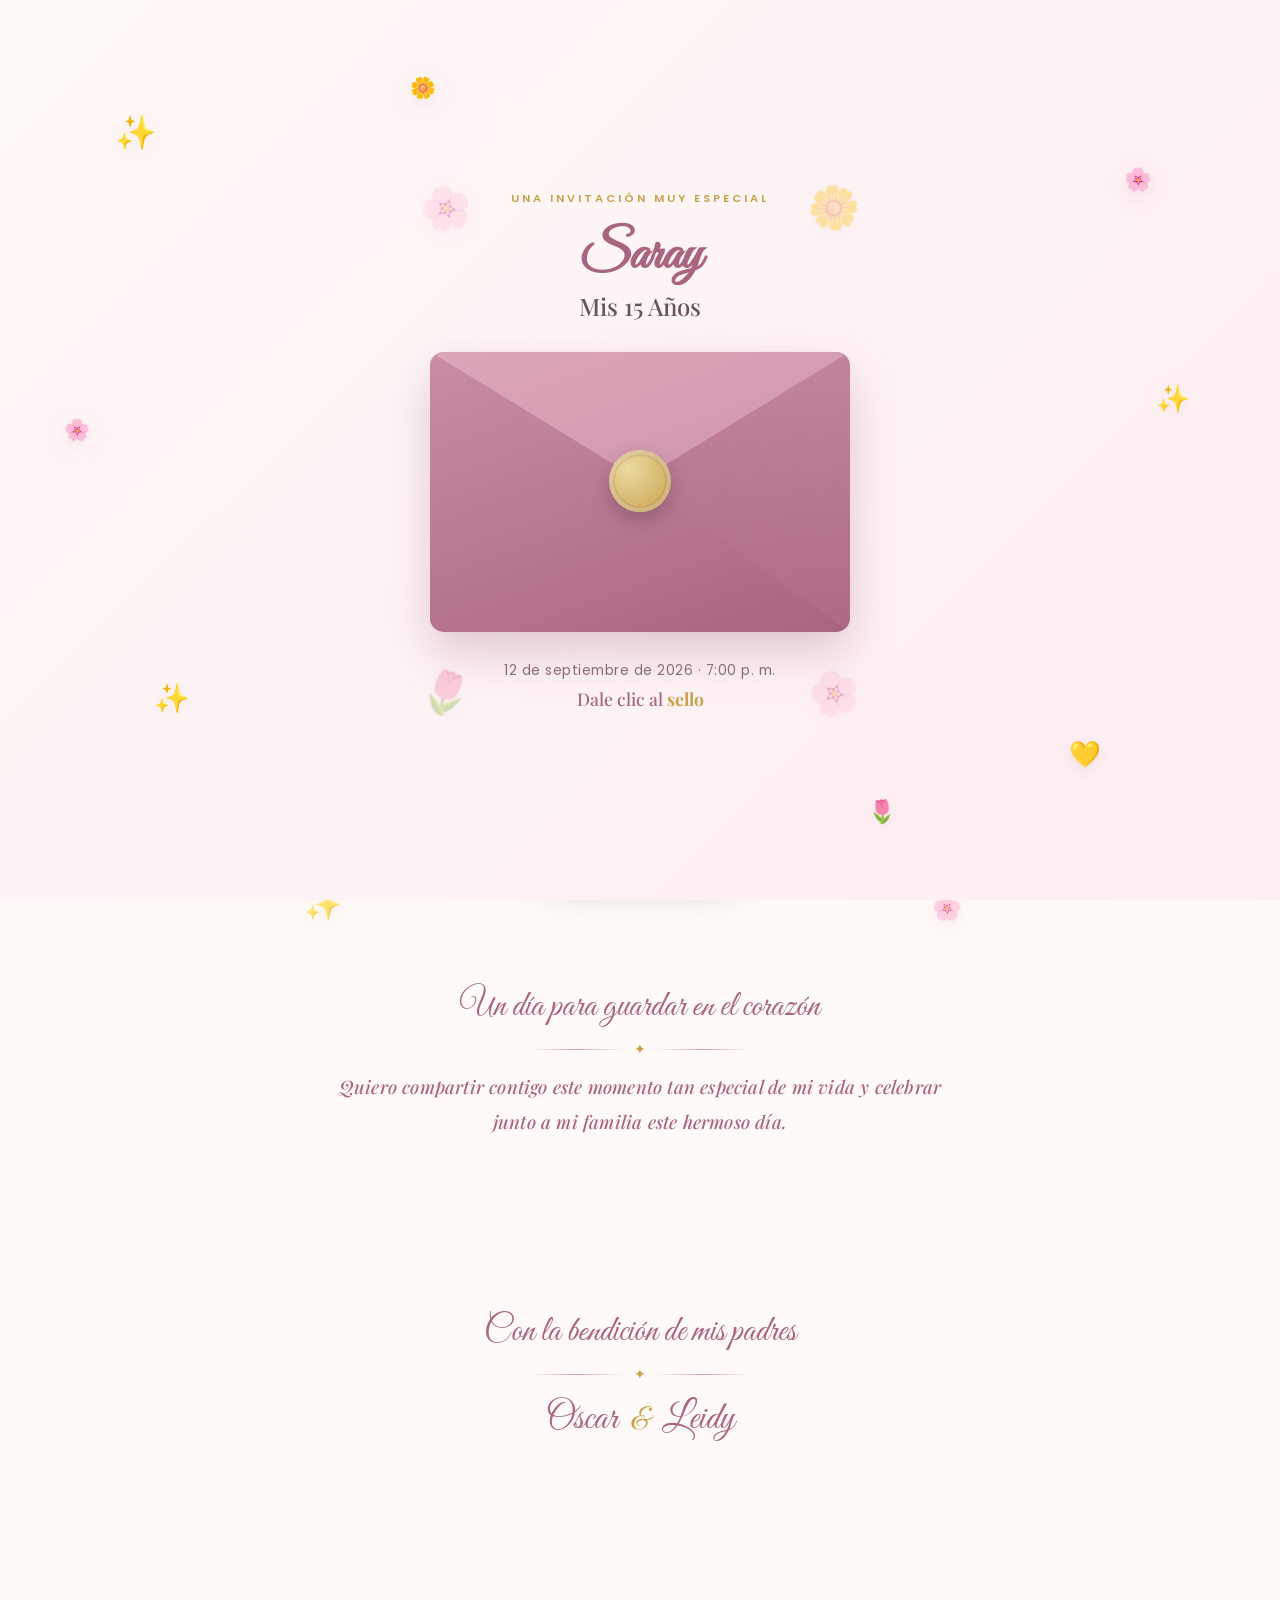
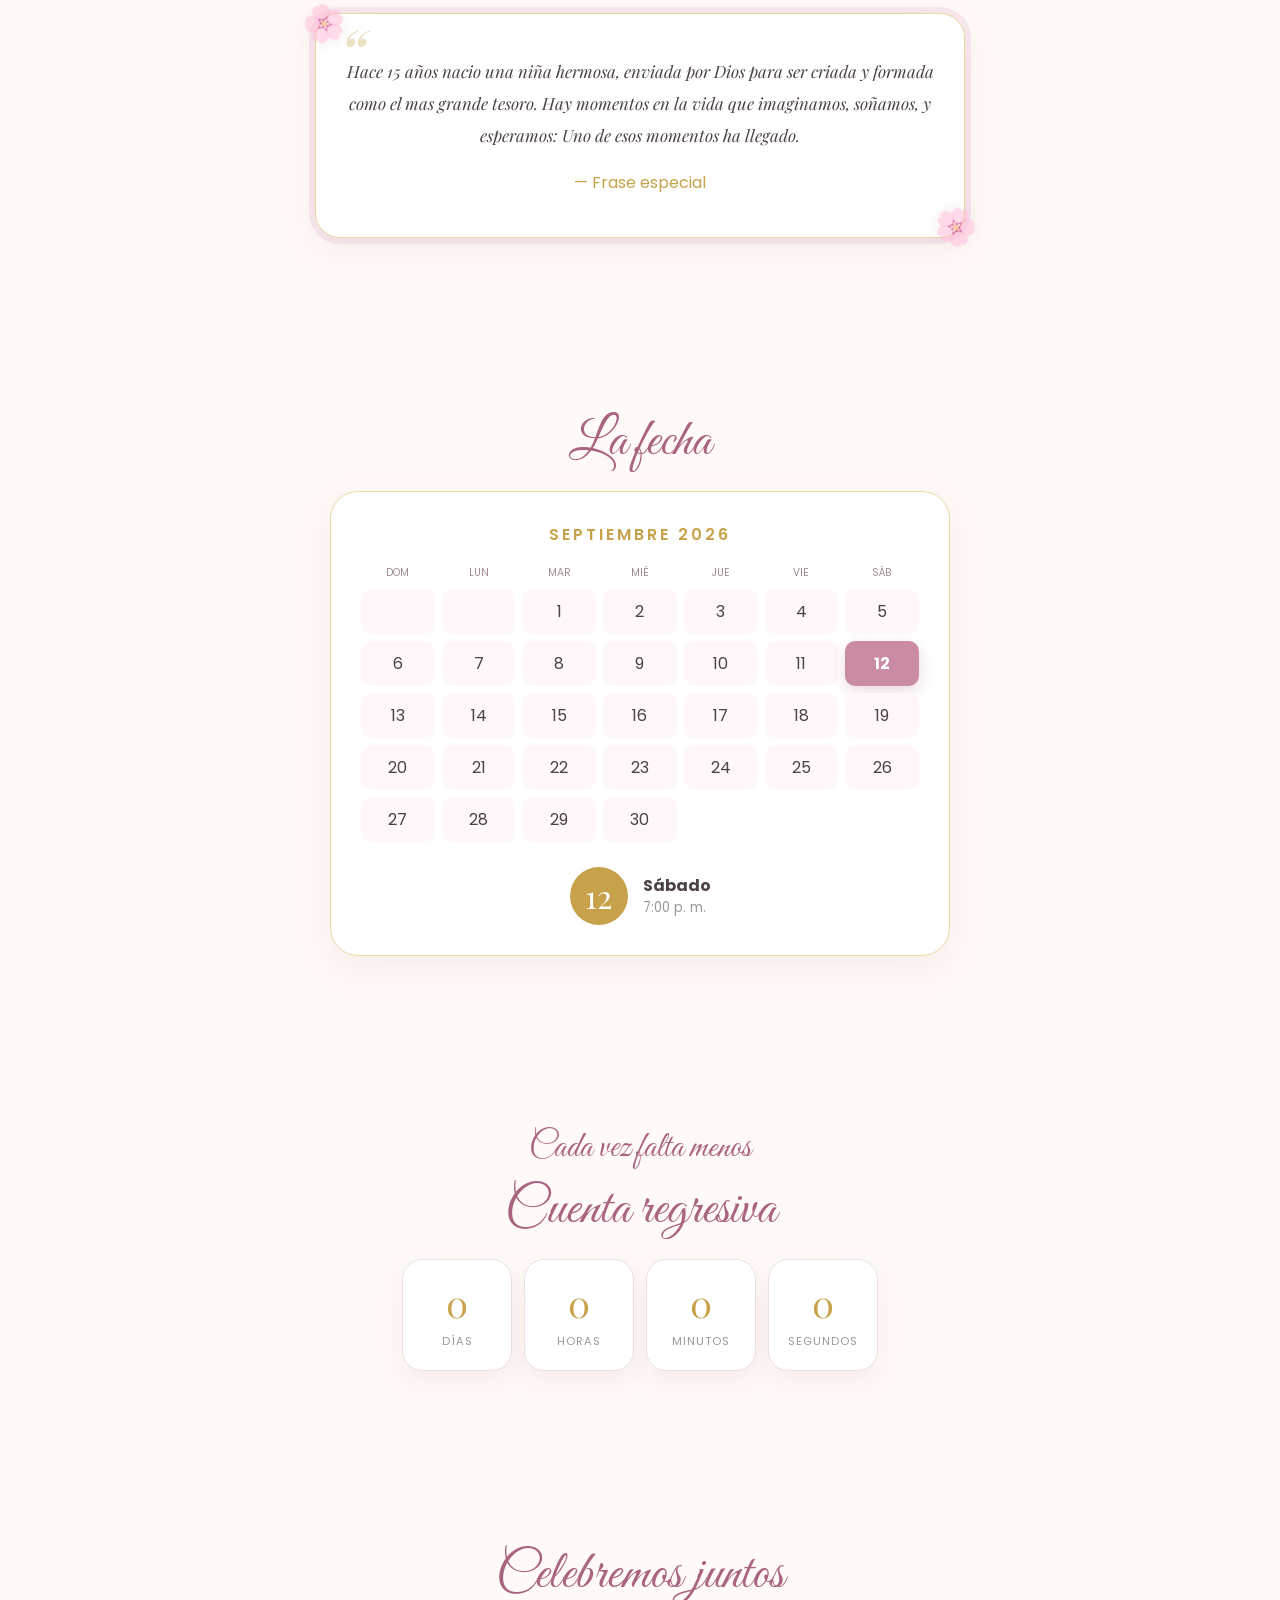
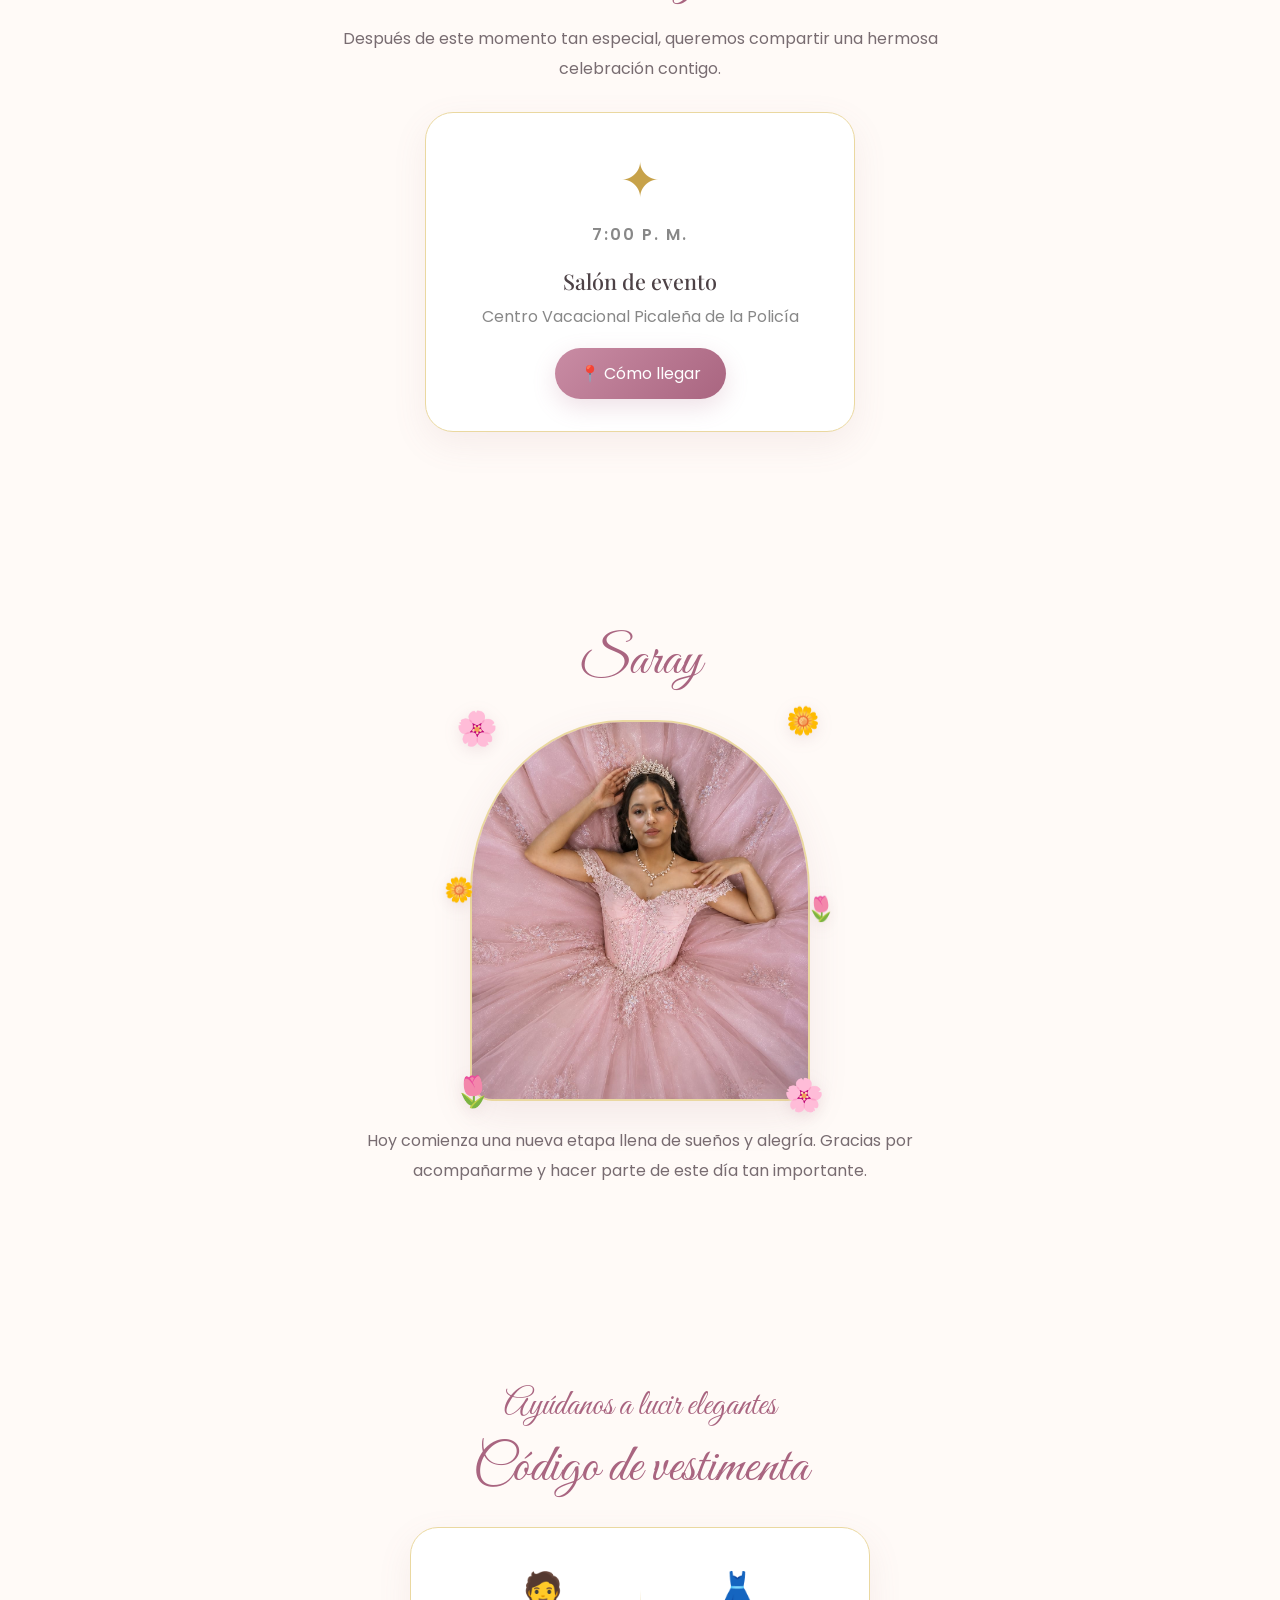
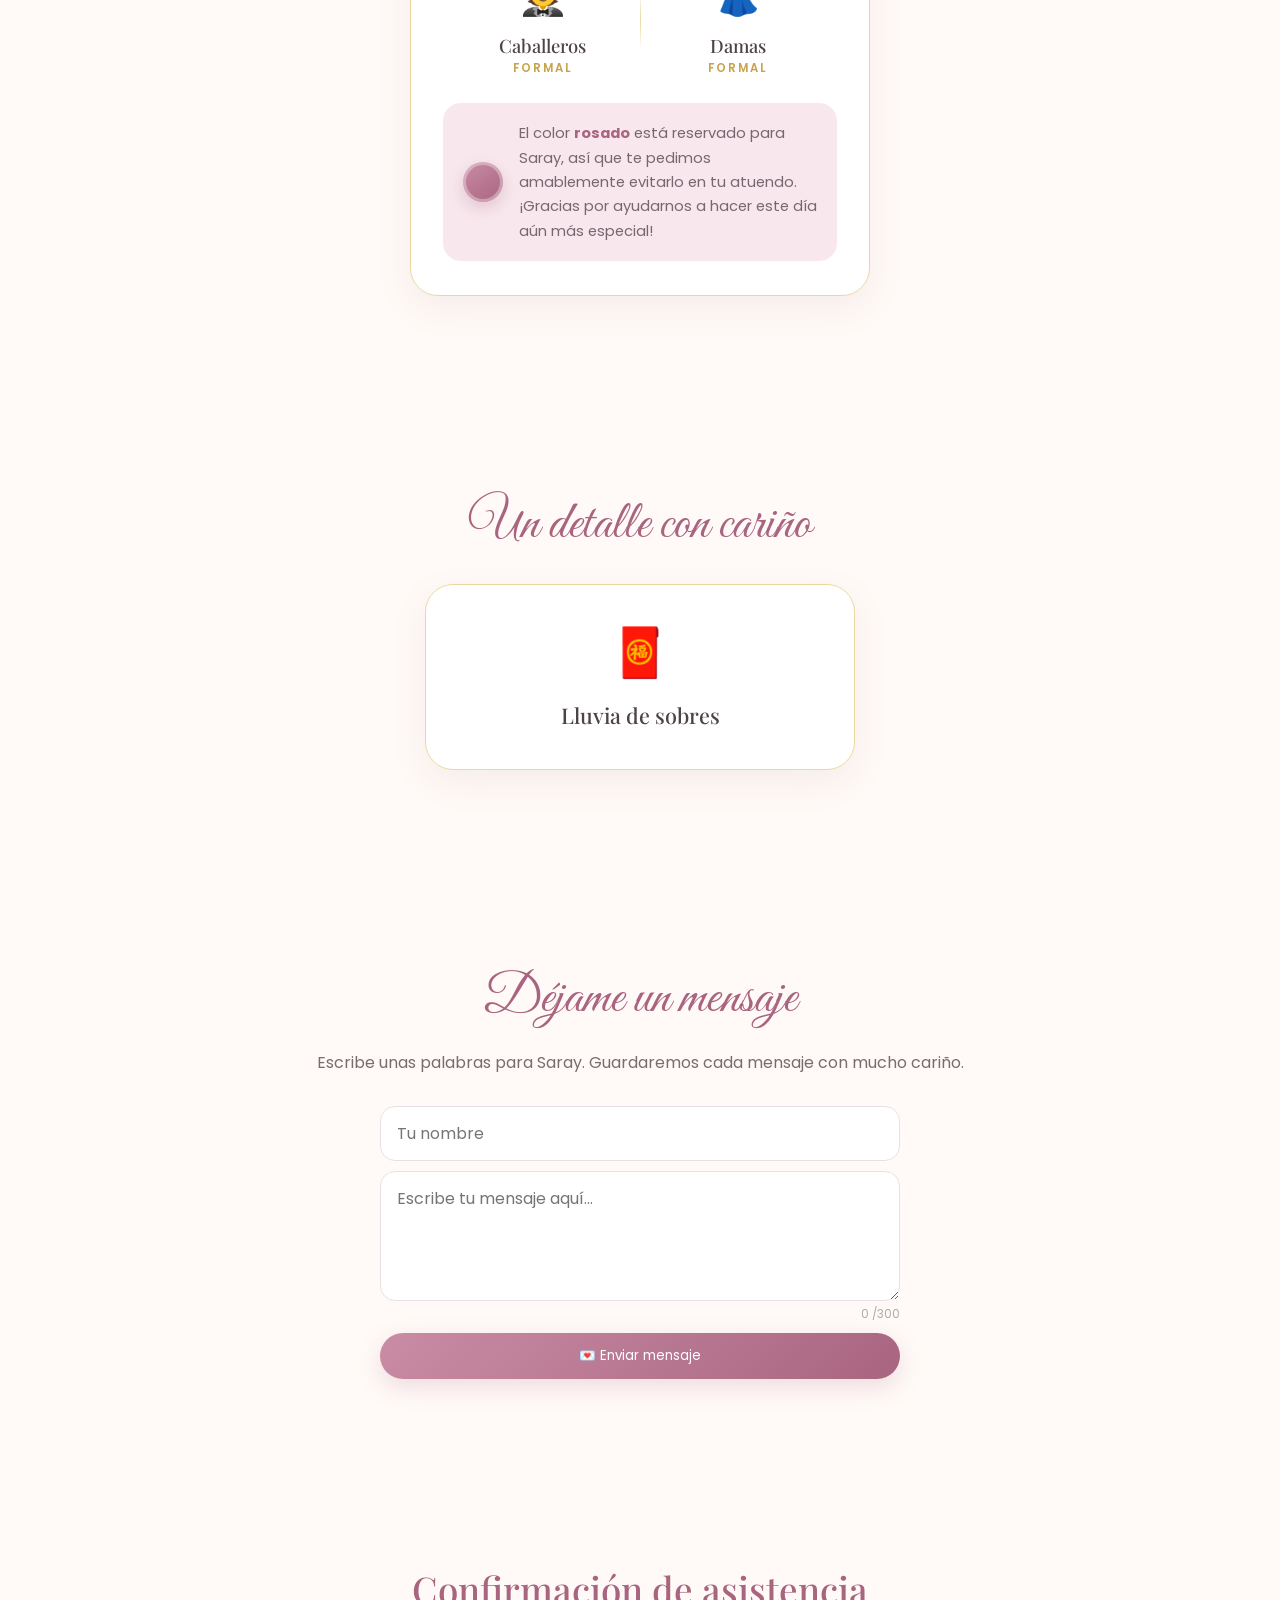
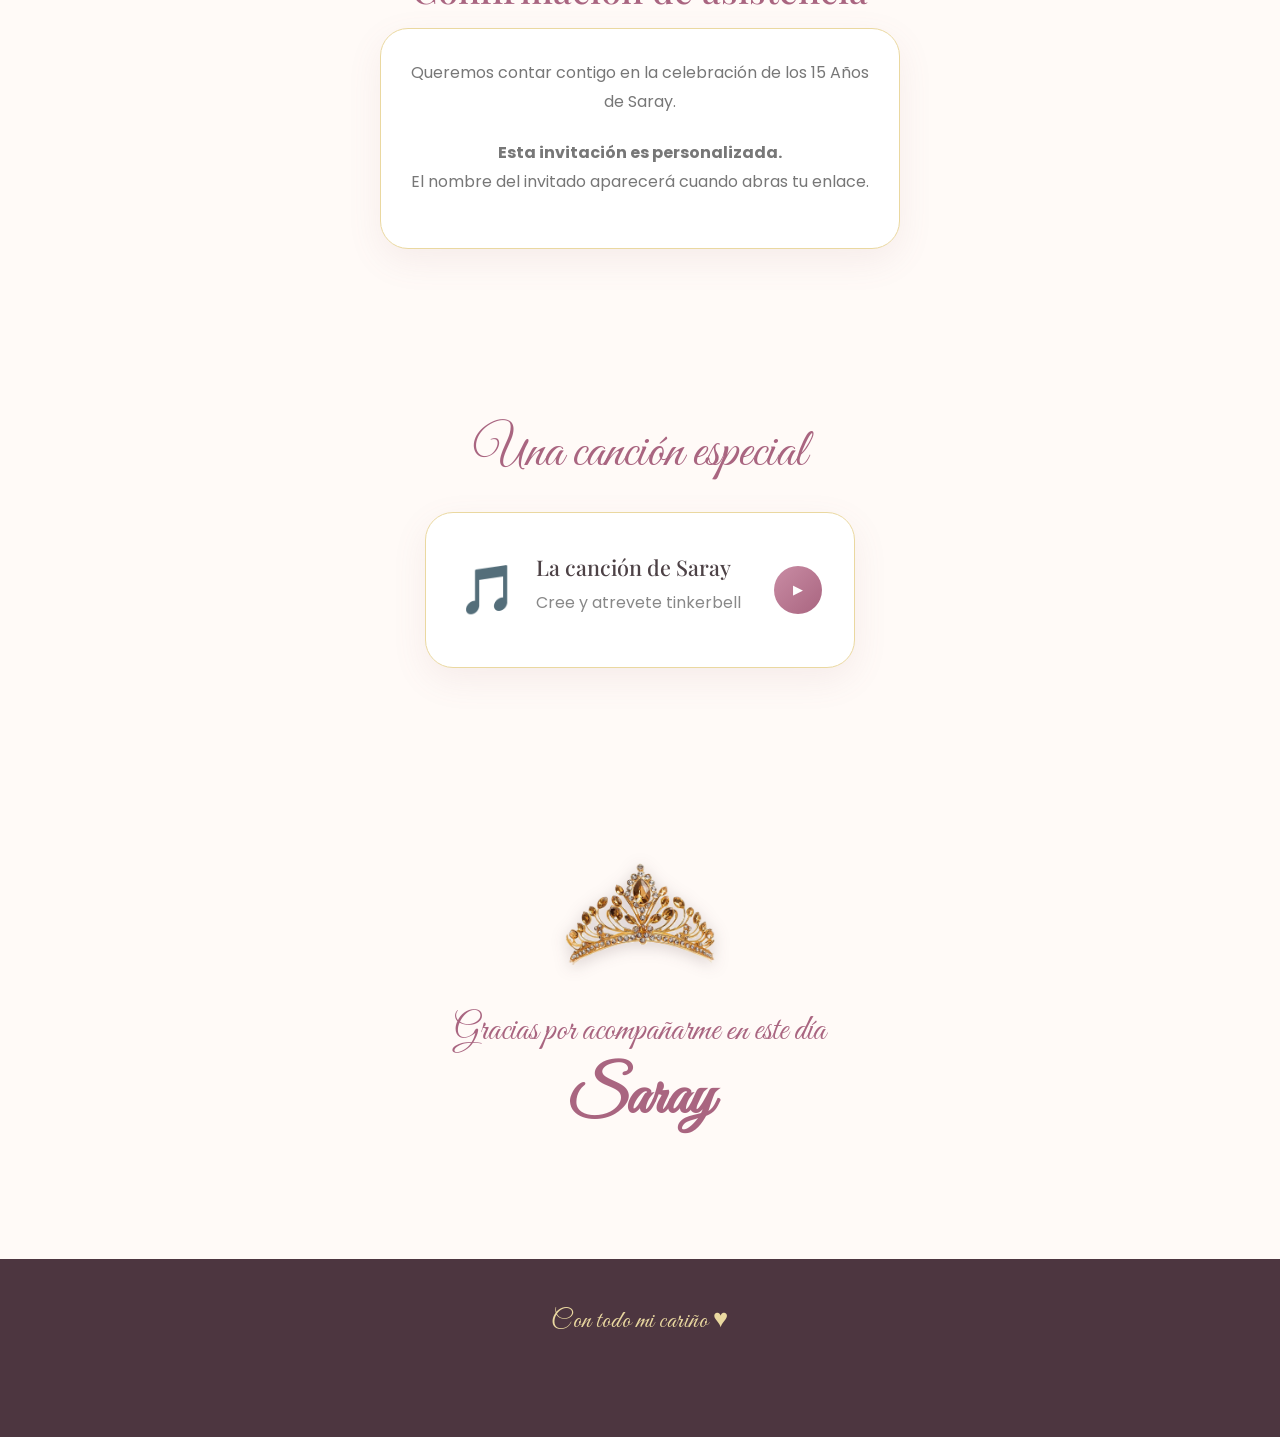
<file: index.html>
<!doctype html>
<html lang="es">
  <head>
    <meta charset="UTF-8" />
    <meta name="viewport" content="width=device-width, initial-scale=1.0" />

    <title>Saray Martínez Suárez | Mis 15 Años</title>

    <link rel="stylesheet" href="style.css" />

    <link rel="preconnect" href="https://fonts.googleapis.com" />
    <link rel="preconnect" href="https://fonts.gstatic.com" crossorigin />

    <link
      href="https://fonts.googleapis.com/css2?family=Great+Vibes&family=Playfair+Display:wght@400;500;600&family=Poppins:wght@300;400;500;600&display=swap"
      rel="stylesheet"
    />
  </head>

  <body>
    <!-- =====================================================
     SOBRE DE BIENVENIDA
===================================================== -->

    <div id="envelope">
      <span class="envelope-decor deco-1">✨</span>
      <span class="envelope-decor deco-2">🌸</span>
      <span class="envelope-decor deco-3">✨</span>
      <span class="envelope-decor deco-4">💛</span>
      <span class="envelope-decor deco-5">🌸</span>
      <span class="envelope-decor deco-6">✨</span>
      <span class="envelope-decor deco-7">🌼</span>
      <span class="envelope-decor deco-8">🌷</span>

      <div class="envelope-scene">
        <span class="envelope-corner corner-tl">🌸</span>
        <span class="envelope-corner corner-tr">🌼</span>
        <span class="envelope-corner corner-bl">🌷</span>
        <span class="envelope-corner corner-br">🌸</span>

        <p class="eyebrow">Una invitación muy especial</p>

        <h1>Saray</h1>

        <h2>Mis 15 Años</h2>

        <button
          id="openInvitation"
          class="envelope-visual"
          aria-label="Abrir invitación"
        >
          <span class="envelope-flap-shape"></span>
          <span class="envelope-fold-left"></span>
          <span class="envelope-fold-right"></span>
          <span class="envelope-seal"></span>
        </button>

        <p class="envelope-date">12 de septiembre de 2026 · 7:00 p. m.</p>

        <p class="envelope-hint">Dale clic al <strong>sello</strong></p>
      </div>
    </div>

    <!-- =====================================================
     PORTADA
===================================================== -->

    <header class="hero">
      <div class="hero-overlay"></div>

      <span class="hero-decor hdeco-1">✨</span>
      <span class="hero-decor hdeco-2">🌸</span>
      <span class="hero-decor hdeco-3">💛</span>
      <span class="hero-decor hdeco-4">🌸</span>
      <span class="hero-decor hdeco-5">✨</span>

      <div class="hero-content">
        <span class="hero-corner hcorner-tl">🌸</span>
        <span class="hero-corner hcorner-tr">🌼</span>
        <span class="hero-corner hcorner-bl">🌼</span>
        <span class="hero-corner hcorner-br">🌸</span>

        <div class="hero-cross">
          <img src="multimedia/corona.png" alt="Corona" />
        </div>

        <p class="eyebrow light">Con mucha alegría</p>

        <h1>Saray</h1>

        <div class="ornament">
          <span></span>
          <em>✦</em>
          <span></span>
        </div>

        <h2>Mis 15 Años</h2>

        <p class="hero-date">12 de septiembre · 7:00 p. m.</p>

        <a href="#fecha" class="btn"> Ver invitación </a>
      </div>
    </header>

    <main>
      <!-- =====================================================
     INTRODUCCIÓN
===================================================== -->

      <section class="intro reveal">
        <span class="intro-decor ideco-1">✨</span>
        <span class="intro-decor ideco-2">🌸</span>

        <p class="script">Un día para guardar en el corazón</p>

        <div class="ornament">
          <span></span>
          <em>✦</em>
          <span></span>
        </div>

        <p class="intro-special-text">
          Quiero compartir contigo este momento tan especial de mi vida y
          celebrar junto a mi familia este hermoso día.
        </p>
      </section>

      <!-- =====================================================
     PADRES
===================================================== -->

      <section class="parents reveal">
        <p class="script">Con la bendición de mis padres</p>

        <div class="ornament">
          <span></span>
          <em>✦</em>
          <span></span>
        </div>

        <p class="parents-names">Oscar <span class="amp">&amp;</span> Leidy</p>
      </section>

      <!-- =====================================================
     FRASE
===================================================== -->

      <section class="quote-section reveal">
        <div class="quote-card">
          <span class="quote-corner qcorner-tl">🌸</span>
          <span class="quote-corner qcorner-br">🌸</span>

          <span class="quote-mark"> “ </span>

          <p id="verseText">
            Hace 15 años nacio una niña hermosa, enviada por Dios para ser
            criada y formada como el mas grande tesoro. Hay momentos en la vida
            que imaginamos, soñamos, y esperamos: Uno de esos momentos ha
            llegado.
          </p>

          <span class="signature"> — Frase especial </span>
        </div>
      </section>

      <!-- =====================================================
     FECHA
===================================================== -->

      <section id="fecha" class="reveal">
        <h2 class="section-title">La fecha</h2>

        <div class="calendar-card">
          <p class="month">SEPTIEMBRE 2026</p>

          <div class="weekdays">
            <span>DOM</span>
            <span>LUN</span>
            <span>MAR</span>
            <span>MIÉ</span>
            <span>JUE</span>
            <span>VIE</span>
            <span>SÁB</span>
          </div>

          <div class="calendar">
            <span></span>
            <span></span>

            <span>1</span>
            <span>2</span>
            <span>3</span>
            <span>4</span>
            <span>5</span>

            <span>6</span>
            <span>7</span>
            <span>8</span>
            <span>9</span>
            <span>10</span>
            <span>11</span>

            <strong> 12 </strong>

            <span>13</span>
            <span>14</span>
            <span>15</span>
            <span>16</span>
            <span>17</span>
            <span>18</span>
            <span>19</span>

            <span>20</span>
            <span>21</span>
            <span>22</span>
            <span>23</span>
            <span>24</span>
            <span>25</span>
            <span>26</span>

            <span>27</span>
            <span>28</span>
            <span>29</span>
            <span>30</span>
          </div>

          <div class="event-date">
            <span> 12 </span>

            <div>
              <strong> Sábado </strong>

              <small> 7:00 p. m. </small>
            </div>
          </div>
        </div>
      </section>

      <!-- =====================================================
     CUENTA REGRESIVA
===================================================== -->

      <section class="countdown-section reveal">
        <p class="script">Cada vez falta menos</p>

        <h2 class="section-title">Cuenta regresiva</h2>

        <div class="countdown">
          <div class="time-box">
            <strong id="days"> 0 </strong>

            <span> Días </span>
          </div>

          <div class="time-box">
            <strong id="hours"> 0 </strong>

            <span> Horas </span>
          </div>

          <div class="time-box">
            <strong id="minutes"> 0 </strong>

            <span> Minutos </span>
          </div>

          <div class="time-box">
            <strong id="seconds"> 0 </strong>

            <span> Segundos </span>
          </div>
        </div>
      </section>

      <!-- =====================================================
     EVENTO
===================================================== -->

      <section id="evento" class="reveal">
        <h2 class="section-title">Celebremos juntos</h2>

        <p class="section-text">
          Después de este momento tan especial, queremos compartir una hermosa
          celebración contigo.
        </p>

        <div class="event-card">
          <div class="event-icon">✦</div>

          <p class="event-time">7:00 P. M.</p>

          <h3>Salón de evento</h3>

          <p>Centro Vacacional Picaleña de la Policía</p>

          <a
            class="map-btn"
            href="https://maps.app.goo.gl/5Yh1WWgM9jHkCyzw5"
            target="_blank"
            rel="noopener noreferrer"
          >
            📍 Cómo llegar
          </a>
        </div>
      </section>

      <!-- =====================================================
     SARAY
===================================================== -->

      <section id="saray" class="reveal">
        <h2 class="section-title">Saray</h2>

        <div class="portrait-wrap">
          <span class="portrait-flower pf-1">🌸</span>
          <span class="portrait-flower pf-2">🌼</span>
          <span class="portrait-flower pf-3">🌷</span>
          <span class="portrait-flower pf-4">🌸</span>
          <span class="portrait-flower pf-5">🌼</span>
          <span class="portrait-flower pf-6">🌷</span>

          <div class="portrait">
            <img src="multimedia/foto.jpg" alt="Saray Martínez Suárez" />
          </div>
        </div>

        <p class="section-text">
          Hoy comienza una nueva etapa llena de sueños y alegría. Gracias por
          acompañarme y hacer parte de este día tan importante.
        </p>
      </section>

      <!-- =====================================================
     VESTIMENTA
===================================================== -->

      <section id="vestimenta" class="reveal">
        <p class="script">Ayúdanos a lucir elegantes</p>

        <h2 class="section-title">Código de vestimenta</h2>

        <div class="dress-card">
          <div class="dress-types">
            <div class="dress-type">
              <div class="dress-icon">🤵</div>
              <h3>Caballeros</h3>
              <p>Formal</p>
            </div>

            <span class="dress-divider"></span>

            <div class="dress-type">
              <div class="dress-icon">👗</div>
              <h3>Damas</h3>
              <p>Formal</p>
            </div>
          </div>

          <div class="dress-note">
            <span class="dress-swatch"></span>

            <p>
              El color <strong>rosado</strong> está reservado para Saray, así
              que te pedimos amablemente evitarlo en tu atuendo. ¡Gracias por
              ayudarnos a hacer este día aún más especial!
            </p>
          </div>
        </div>
      </section>

      <!-- =====================================================
     REGALO
===================================================== -->

      <section class="reveal">
        <h2 class="section-title">Un detalle con cariño</h2>

        <div class="gift-card">
          <div class="gift-icon">🧧</div>

          <h3>Lluvia de sobres</h3>
        </div>
      </section>

      <!-- =====================================================
     MENSAJES
===================================================== -->

      <section id="mensajes" class="reveal">
        <h2 class="section-title">Déjame un mensaje</h2>

        <p class="section-text">
          Escribe unas palabras para Saray. Guardaremos cada mensaje con mucho
          cariño.
        </p>

        <div class="message-form">
          <input
            id="muro-nombre"
            type="text"
            maxlength="50"
            placeholder="Tu nombre"
          />

          <textarea
            id="muro-mensaje"
            maxlength="300"
            rows="4"
            placeholder="Escribe tu mensaje aquí..."
          ></textarea>

          <div class="counter">
            <span id="muro-chars"> 0 </span>

            /300
          </div>

          <button onclick="enviarMensaje()">💌 Enviar mensaje</button>
        </div>

        <div id="messageStatus" class="status"></div>
      </section>

      <!-- =====================================================
     CONFIRMACIÓN
===================================================== -->

      <section id="confirmacion" class="confirm-section reveal"></section>

      <!-- =====================================================
     MÚSICA
===================================================== -->

      <section id="cancion" class="reveal">
        <h2 class="section-title">Una canción especial</h2>

        <div class="music-card">
          <div class="music-icon">🎵</div>

          <div>
            <h3>La canción de Saray</h3>

            <p>Cree y atrevete tinkerbell</p>
          </div>

          <button id="btnPlay" class="play-btn" disabled>▶</button>
        </div>
      </section>

      <!-- =====================================================
     CIERRE
===================================================== -->

      <section class="final-message reveal">
        <div class="cross">
          <img src="multimedia/corona.png" alt="Corona" />
        </div>

        <p class="script">Gracias por acompañarme en este día</p>

        <h2>Saray</h2>
      </section>
    </main>

    <!-- =====================================================
     FOOTER
===================================================== -->

    <footer>
      <p class="footer-signature">Con todo mi cariño ♥</p>
    </footer>

    <!-- =====================================================
     MENÚ INFERIOR
===================================================== -->

    <nav class="bottom-nav">
      <a href="#fecha">
        <span>📅</span>
        <small>Fecha</small>
      </a>

      <a href="#evento">
        <span>🎉</span>
        <small>Evento</small>
      </a>

      <a href="#confirmacion">
        <span>✅</span>
        <small>Confirmar</small>
      </a>
    </nav>

    <audio
      id="audio"
      src="multimedia/TinkerBell Cree y Atrevete.mp3"
      loop
    ></audio>

    <script src="script.js"></script>
  </body>
</html>
</file>
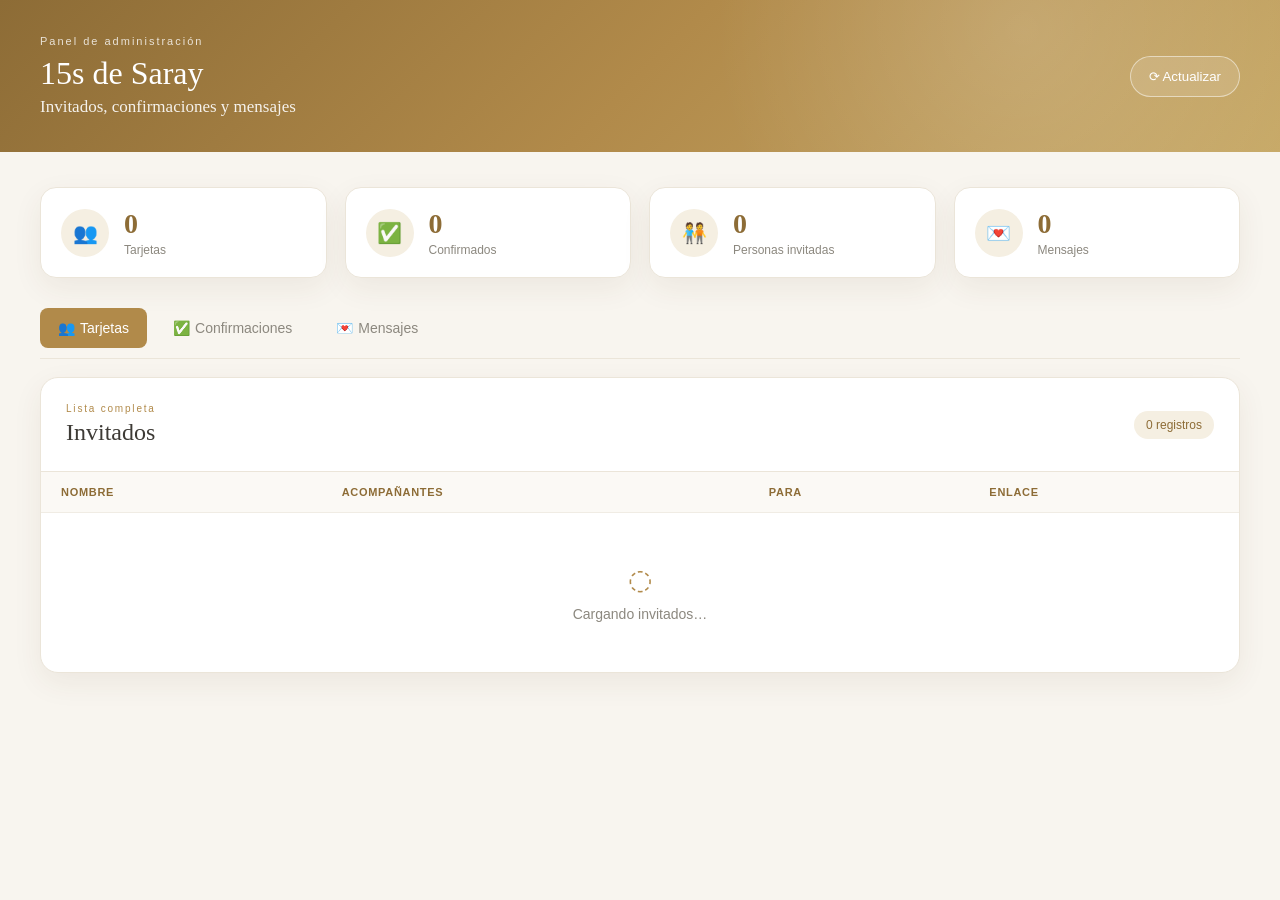
<file: admin.html>
<!doctype html>
<html lang="es">
  <head>
    <meta charset="UTF-8" />
    <meta name="viewport" content="width=device-width, initial-scale=1.0" />

    <title>Panel de administración | 15s de Saray</title>

    <link rel="stylesheet" href="admin.css" />
  </head>

  <body>
    <!-- =====================================================
     ENCABEZADO
===================================================== -->

    <header class="admin-header">
      <div class="header-content">
        <div>
          <span class="eyebrow">Panel de administración</span>
          <h1>15s de Saray</h1>
          <p>Invitados, confirmaciones y mensajes</p>
        </div>

        <button id="refreshButton" class="refresh-btn">⟳ Actualizar</button>
      </div>
    </header>

    <main class="container">
      <!-- =====================================================
     ESTADÍSTICAS
===================================================== -->

      <section class="stats-grid">
        <div class="stat-card">
          <div class="stat-icon">👥</div>

          <div>
            <span id="totalInvitados" class="stat-number">0</span>
            <span class="stat-label">Tarjetas</span>
          </div>
        </div>

        <div class="stat-card">
          <div class="stat-icon">✅</div>

          <div>
            <span id="totalConfirmados" class="stat-number">0</span>
            <span class="stat-label">Confirmados</span>
          </div>
        </div>

        <div class="stat-card">
          <div class="stat-icon">🧑‍🤝‍🧑</div>

          <div>
            <span id="totalPersonas" class="stat-number">0</span>
            <span class="stat-label">Personas invitadas</span>
          </div>
        </div>

        <div class="stat-card">
          <div class="stat-icon">💌</div>

          <div>
            <span id="totalMensajes" class="stat-number">0</span>
            <span class="stat-label">Mensajes</span>
          </div>
        </div>
      </section>

      <!-- =====================================================
     PESTAÑAS
===================================================== -->

      <nav class="tabs">
        <button class="tab active" data-tab="invitados">
          <span>👥</span>Tarjetas
        </button>

        <button class="tab" data-tab="confirmaciones">
          <span>✅</span>Confirmaciones
        </button>

        <button class="tab" data-tab="mensajes"><span>💌</span>Mensajes</button>
      </nav>

      <!-- =====================================================
     PANEL: INVITADOS
===================================================== -->

      <section id="panel-invitados" class="panel active">
        <div class="panel-header">
          <div>
            <span class="panel-eyebrow">Lista completa</span>
            <h2>Invitados</h2>
          </div>

          <span class="counter" id="invitadosCounter">0 registros</span>
        </div>

        <div class="table-wrapper">
          <table>
            <thead>
              <tr>
                <th>Nombre</th>
                <th>Acompañantes</th>
                <th>Para</th>
                <th>Enlace</th>
              </tr>
            </thead>

            <tbody id="invitadosTable">
              <tr>
                <td colspan="4" class="loading">Cargando invitados…</td>
              </tr>
            </tbody>
          </table>
        </div>
      </section>

      <!-- =====================================================
     PANEL: CONFIRMACIONES
===================================================== -->

      <section id="panel-confirmaciones" class="panel">
        <div class="panel-header">
          <div>
            <span class="panel-eyebrow">Respuestas recibidas</span>
            <h2>Confirmaciones</h2>
          </div>

          <span class="counter" id="confirmacionesCounter">0 registros</span>
        </div>

        <div class="table-wrapper">
          <table>
            <thead>
              <tr>
                <th>Fecha</th>
                <th>Nombre</th>
                <th>Acompañantes</th>
                <th>Total personas</th>
                <th>Respuesta</th>
              </tr>
            </thead>

            <tbody id="confirmacionesTable">
              <tr>
                <td colspan="5" class="loading">Cargando confirmaciones…</td>
              </tr>
            </tbody>
          </table>
        </div>
      </section>

      <!-- =====================================================
     PANEL: MENSAJES
===================================================== -->

      <section id="panel-mensajes" class="panel">
        <div class="panel-header">
          <div>
            <span class="panel-eyebrow">Muro de mensajes</span>
            <h2>Mensajes</h2>
          </div>

          <span class="counter" id="mensajesCounter">0 mensajes</span>
        </div>

        <div class="messages-container" id="mensajesContainer">
          <p class="loading">Cargando mensajes…</p>
        </div>
      </section>
    </main>

    <div id="loading" class="notification">Cargando datos…</div>

    <script src="admin.js"></script>
  </body>
</html>
</file>
<file: style.css>
* {
  margin: 0;
  padding: 0;
  box-sizing: border-box;
}

:root {
  --rose: #c98ca4;
  --rose-dark: #a96580;
  --rose-soft: #f8e8ee;

  --gold: #c7a24a;
  --gold-light: #ead8a0;

  --cream: #fffaf7;

  --ink: #4d4246;
}

html {
  scroll-behavior: smooth;
}

body {
  font-family: "Poppins", sans-serif;

  background: var(--cream);

  color: var(--ink);

  overflow-x: hidden;
}

body::before {
  content: "";

  position: fixed;

  inset: 0;

  pointer-events: none;

  opacity: 0.32;

  background-image: radial-gradient(#c7a24a22 1px, transparent 1px);

  background-size: 28px 28px;

  z-index: -2;
}

button,
a {
  font-family: inherit;
}

/* ===============================
   SOBRE
================================ */

#envelope {
  position: fixed;

  inset: 0;

  overflow: hidden;

  background: linear-gradient(135deg, #fff9f7, #fdeef2, #f8e8ee, #fdf3ec);

  background-size: 300% 300%;

  animation: gradientFlow 12s ease-in-out infinite;

  display: flex;

  align-items: center;

  justify-content: center;

  z-index: 9999;

  transition: opacity 0.9s;
}

@keyframes gradientFlow {
  0%,
  100% {
    background-position: 0% 50%;
  }

  50% {
    background-position: 100% 50%;
  }
}

.envelope-decor {
  position: absolute;

  pointer-events: none;

  font-size: 1.6rem;

  filter: drop-shadow(0 4px 10px #8d526622);

  animation: floatDecor 6s ease-in-out infinite;
}

.deco-1 {
  top: 12%;
  left: 9%;
  font-size: 2.1rem;
  animation-delay: 0s;
}

.deco-2 {
  top: 18%;
  right: 10%;
  font-size: 1.4rem;
  animation-delay: 1.2s;
  animation-duration: 7s;
}

.deco-3 {
  bottom: 20%;
  left: 12%;
  font-size: 1.8rem;
  animation-delay: 2.4s;
  animation-duration: 5.5s;
}

.deco-4 {
  bottom: 14%;
  right: 14%;
  font-size: 1.6rem;
  animation-delay: 0.8s;
  animation-duration: 6.5s;
}

.deco-5 {
  top: 46%;
  left: 5%;
  font-size: 1.3rem;
  animation-delay: 3s;
  animation-duration: 8s;
}

.deco-6 {
  top: 42%;
  right: 7%;
  font-size: 1.7rem;
  animation-delay: 1.6s;
  animation-duration: 7.5s;
}

.deco-7 {
  top: 8%;
  left: 32%;
  font-size: 1.3rem;
  animation-delay: 2s;
  animation-duration: 6s;
}

.deco-8 {
  bottom: 8%;
  right: 30%;
  font-size: 1.4rem;
  animation-delay: 0.4s;
  animation-duration: 7s;
}

.envelope-corner {
  position: absolute;

  font-size: 2.6rem;

  opacity: 0.35;

  pointer-events: none;

  filter: drop-shadow(0 4px 8px #8d526622);
}

.corner-tl {
  top: -14px;
  left: -10px;
  transform: rotate(-15deg);
}

.corner-tr {
  top: -14px;
  right: -10px;
  transform: rotate(15deg) scaleX(-1);
}

.corner-bl {
  bottom: -14px;
  left: -10px;
  transform: rotate(15deg) scaleX(-1);
}

.corner-br {
  bottom: -14px;
  right: -10px;
  transform: rotate(-15deg);
}

@keyframes floatDecor {
  0%,
  100% {
    transform: translateY(0) rotate(-6deg);
    opacity: 0.55;
  }

  50% {
    transform: translateY(-22px) rotate(6deg);
    opacity: 0.95;
  }
}

@media (prefers-reduced-motion: reduce) {
  #envelope,
  .envelope-decor {
    animation: none !important;
  }
}

.envelope-scene {
  position: relative;

  z-index: 1;

  width: min(90%, 420px);

  text-align: center;
}

.envelope-scene h1 {
  font-size: 3.4rem;

  line-height: 1.15;

  margin: 18px 0 2px;
}

.envelope-scene h2 {
  margin-bottom: 30px;
}

.envelope-visual {
  position: relative;

  width: 100%;

  aspect-ratio: 3 / 2;

  margin: 0 auto;

  border: 0;

  padding: 0;

  border-radius: 14px;

  background: linear-gradient(160deg, var(--rose), var(--rose-dark));

  box-shadow: 0 20px 45px #8d526644;

  cursor: pointer;

  overflow: hidden;

  transition:
    transform 0.25s,
    box-shadow 0.25s;
}

.envelope-visual:hover {
  transform: translateY(-3px);

  box-shadow: 0 26px 55px #8d526655;
}

.envelope-flap-shape {
  position: absolute;

  inset: 0;

  clip-path: polygon(0 0, 100% 0, 50% 46%);

  background: linear-gradient(160deg, #dba6ba, var(--rose));
}

.envelope-fold-left {
  position: absolute;

  top: 0;

  left: 0;

  width: 100%;

  height: 100%;

  clip-path: polygon(0 0, 50% 46%, 0 100%);

  background: linear-gradient(160deg, var(--rose), var(--rose-dark));

  opacity: 0.55;
}

.envelope-fold-right {
  position: absolute;

  top: 0;

  left: 0;

  width: 100%;

  height: 100%;

  clip-path: polygon(100% 0, 50% 46%, 100% 100%);

  background: linear-gradient(200deg, var(--rose), var(--rose-dark));

  opacity: 0.4;
}

.envelope-seal {
  position: absolute;

  top: 46%;

  left: 50%;

  transform: translate(-50%, -50%);

  width: 62px;

  height: 62px;

  border-radius: 50%;

  background: radial-gradient(
    circle at 32% 30%,
    var(--gold-light),
    var(--gold)
  );

  box-shadow:
    0 8px 20px #00000033,
    inset 0 0 0 4px #ffffff33,
    inset 0 0 0 6px #8d526622;

  z-index: 3;

  animation: sealPulse 2.4s ease-in-out infinite;
}

@keyframes sealPulse {
  0%,
  100% {
    transform: translate(-50%, -50%) scale(1);
  }

  50% {
    transform: translate(-50%, -50%) scale(1.08);
  }
}

.envelope-date {
  margin-top: 22px;

  font-size: 0.85rem;

  color: #8a6d78;

  letter-spacing: 0.5px;
}

.envelope-hint {
  margin-top: 6px;

  font:
    500 1.1rem "Playfair Display",
    serif;

  color: var(--rose-dark);
}

.envelope-hint strong {
  color: var(--gold);
}

@media (prefers-reduced-motion: reduce) {
  .envelope-seal {
    animation: none !important;
  }
}

.cross,
.hero-cross {
  display: flex;

  justify-content: center;

  color: var(--gold);

  margin: 0 0 44px;
}

.cross img,
.hero-cross img {
  width: 150px;

  height: auto;

  filter: drop-shadow(0 3px 8px #3d222e33);
}

.envelope-scene h1,
.final-message h2 {
  font-family: "Great Vibes", cursive;

  color: var(--rose-dark);
}

.hero h1 {
  font-family: "Great Vibes", cursive;

  color: #fffaf7;
}

.envelope-scene h2 {
  font-family: "Playfair Display", serif;

  font-weight: 500;

  color: #66545b;
}

.eyebrow {
  font-size: 0.7rem;

  text-transform: uppercase;

  letter-spacing: 3px;

  color: var(--gold);

  font-weight: 600;
}

.light {
  color: #fff;
}

/* ===============================
   BOTONES
================================ */

button,
.btn,
.map-btn {
  border: 0;

  background: linear-gradient(135deg, var(--rose), var(--rose-dark));

  color: #fff;

  padding: 13px 25px;

  border-radius: 999px;

  text-decoration: none;

  cursor: pointer;

  display: inline-block;

  box-shadow: 0 8px 25px #a9658033;

  transition: 0.25s;
}

button:hover,
.btn:hover,
.map-btn:hover {
  transform: translateY(-2px);
}

/* ===============================
   HERO
================================ */

.hero {
  min-height: 100vh;

  position: relative;

  display: flex;

  align-items: center;

  justify-content: center;

  text-align: center;

  overflow: hidden;

  background: linear-gradient(
    160deg,
    var(--rose-dark) 0%,
    var(--rose) 45%,
    var(--gold) 100%
  );

  background-size: 220% 220%;

  animation: heroGradient 14s ease-in-out infinite;

  padding: 30px;
}

@keyframes heroGradient {
  0%,
  100% {
    background-position: 0% 30%;
  }

  50% {
    background-position: 100% 70%;
  }
}

@media (prefers-reduced-motion: reduce) {
  .hero {
    animation: none;
  }
}

.hero-overlay {
  position: absolute;

  inset: 0;

  background: radial-gradient(circle at center, #ffffff20, transparent 55%);
}

.hero-decor {
  position: absolute;

  pointer-events: none;

  font-size: 1.8rem;

  filter: drop-shadow(0 4px 10px #3d222e33);

  animation: floatDecor 6s ease-in-out infinite;
}

.hdeco-1 {
  top: 10%;
  left: 8%;
  font-size: 2.2rem;
  animation-delay: 0s;
}

.hdeco-2 {
  top: 16%;
  right: 10%;
  font-size: 1.5rem;
  animation-delay: 1.5s;
  animation-duration: 7s;
}

.hdeco-3 {
  bottom: 14%;
  left: 10%;
  font-size: 1.6rem;
  animation-delay: 2.6s;
  animation-duration: 6.5s;
}

.hdeco-4 {
  bottom: 10%;
  right: 8%;
  font-size: 1.9rem;
  animation-delay: 0.9s;
  animation-duration: 7.5s;
}

.hdeco-5 {
  top: 46%;
  left: 4%;
  font-size: 1.4rem;
  animation-delay: 1.8s;
  animation-duration: 8s;
}

.hero-corner {
  position: absolute;

  font-size: 2.4rem;

  opacity: 0.4;

  pointer-events: none;

  filter: drop-shadow(0 4px 8px #3d222e33);
}

.hcorner-tl {
  top: -16px;
  left: -12px;
  transform: rotate(-15deg);
}

.hcorner-tr {
  top: -16px;
  right: -12px;
  transform: rotate(15deg) scaleX(-1);
}

.hcorner-bl {
  bottom: -16px;
  left: -12px;
  transform: rotate(15deg) scaleX(-1);
}

.hcorner-br {
  bottom: -16px;
  right: -12px;
  transform: rotate(-15deg);
}

.ornament {
  display: flex;

  align-items: center;

  justify-content: center;

  gap: 10px;

  margin: 10px auto;

  max-width: 220px;
}

.ornament span {
  flex: 1;

  height: 1px;

  background: linear-gradient(90deg, transparent, currentColor, transparent);

  opacity: 0.6;
}

.ornament em {
  font-style: normal;

  color: var(--gold);

  font-size: 0.9rem;
}

.hero-content {
  position: relative;

  color: #fff;

  max-width: 800px;

  padding: 38px 25px;

  border: 1px solid #ffffff77;

  border-radius: 32px;

  background: #3d222e2e;

  backdrop-filter: blur(6px);

  box-shadow: 0 20px 55px #3d222e33;
}

.hero-content .ornament {
  color: var(--gold-light);
}

.hero h1 {
  font-size: clamp(4.5rem, 20vw, 9rem);

  line-height: 1.25;

  margin-top: 55px;

  padding-top: 10px;

  text-shadow:
    0 2px 4px #3d222e88,
    0 6px 22px #3d222e66;
}

.hero .eyebrow {
  display: block;

  margin-bottom: 6px;
}

.hero h2 {
  font:
    500 clamp(1.5rem, 4vw, 2.5rem) "Playfair Display",
    serif;

  margin: 12px 0;

  text-shadow: 0 2px 10px #3d222e44;
}

.hero-date {
  margin-bottom: 28px;

  letter-spacing: 1px;

  text-shadow: 0 2px 8px #3d222e44;
}

/* ===============================
   SECCIONES
================================ */

section {
  padding: 85px 20px;

  text-align: center;

  position: relative;
}

.intro {
  position: relative;

  max-width: 700px;

  margin: auto;
}

.parents {
  max-width: 500px;

  margin: auto;
}

.parents .ornament {
  color: var(--rose-dark);
}

.parents-names {
  font:
    2.4rem "Great Vibes",
    cursive;

  color: var(--rose-dark);
}

.parents-names .amp {
  color: var(--gold);

  font-size: 1.9rem;

  margin: 0 6px;
}

.intro-decor {
  position: absolute;

  pointer-events: none;

  font-size: 1.7rem;

  opacity: 0.7;

  filter: drop-shadow(0 4px 8px #8d526622);

  animation: floatDecor 6.5s ease-in-out infinite;
}

.ideco-1 {
  top: -18px;
  left: 2%;
  font-size: 1.9rem;
  animation-delay: 0.5s;
}

.ideco-2 {
  top: -10px;
  right: 4%;
  font-size: 1.5rem;
  animation-delay: 2s;
  animation-duration: 7s;
}

.script {
  font:
    2.2rem "Great Vibes",
    cursive;

  color: var(--rose-dark);

  margin-bottom: 6px;
}

.intro .ornament {
  color: var(--rose-dark);
}

.section-title {
  font:
    3.4rem "Great Vibes",
    cursive;

  color: var(--rose-dark);

  margin-bottom: 15px;
}

.section-text {
  max-width: 650px;

  margin: 0 auto 28px;

  line-height: 1.9;

  color: #786c71;
}

/* ===============================
   FRASE
================================ */

.quote-card {
  max-width: 650px;

  margin: auto;

  background: #fff;

  border: 1px solid var(--gold-light);

  border-radius: 25px;

  padding: 42px 30px;

  box-shadow:
    0 12px 35px #9b657018,
    0 0 0 6px #f8e8ee;

  position: relative;

  overflow: visible;
}

.quote-corner {
  position: absolute;

  font-size: 2.2rem;

  opacity: 0.55;

  pointer-events: none;

  filter: drop-shadow(0 4px 8px #8d526622);
}

.qcorner-tl {
  top: -18px;
  left: -14px;
  transform: rotate(-15deg);
}

.qcorner-br {
  bottom: -18px;
  right: -14px;
  transform: rotate(165deg);
}

.quote-mark {
  position: absolute;

  left: 18px;

  top: -5px;

  font:
    6rem "Great Vibes",
    cursive;

  color: #c7a24a55;
}

.quote-card p {
  font:
    italic 1.05rem/1.9 "Playfair Display",
    serif;
}

.signature {
  display: block;

  color: var(--gold);

  margin-top: 18px;
}

/* ===============================
   CALENDARIO
================================ */

.calendar-card {
  max-width: 620px;

  margin: auto;

  background: #fff;

  border: 1px solid #ead8a0;

  border-radius: 28px;

  padding: 30px;

  box-shadow: 0 12px 35px #9b657018;
}

.month {
  color: var(--gold);

  font-weight: 600;

  letter-spacing: 3px;

  margin-bottom: 18px;
}

.weekdays,
.calendar {
  display: grid;

  grid-template-columns: repeat(7, 1fr);

  gap: 7px;
}

.weekdays {
  font-size: 0.65rem;

  color: #a38b91;

  margin-bottom: 8px;
}

.calendar span,
.calendar strong {
  padding: 10px 4px;

  border-radius: 10px;
}

.calendar span {
  background: #fff7fa;
}

.calendar strong {
  background: var(--rose);

  color: #fff;

  box-shadow: 0 5px 15px #c98ca455;
}

.event-date {
  margin: 25px auto 0;

  display: flex;

  justify-content: center;

  align-items: center;

  gap: 15px;
}

.event-date > span {
  width: 58px;

  height: 58px;

  border-radius: 50%;

  background: var(--gold);

  color: #fff;

  display: grid;

  place-items: center;

  font: 2rem "Playfair Display";
}

.event-date div {
  text-align: left;
}

.event-date small {
  display: block;

  color: #999;
}

/* ===============================
   COUNTDOWN
================================ */

.countdown {
  display: flex;

  justify-content: center;

  gap: 12px;

  flex-wrap: wrap;
}

.time-box {
  background: #fff;

  border: 1px solid #eddfe3;

  border-radius: 20px;

  padding: 18px 14px;

  min-width: 110px;

  box-shadow: 0 10px 25px #8d526615;
}

.time-box strong {
  display: block;

  font:
    2.3rem "Playfair Display",
    serif;

  color: var(--gold);
}

.time-box span {
  font-size: 0.7rem;

  text-transform: uppercase;

  letter-spacing: 1px;

  color: #999;
}

/* ===============================
   TARJETAS
================================ */

.event-card,
.gift-card,
.music-card {
  max-width: 430px;

  margin: 25px auto;

  background: #fff;

  border: 1px solid #ead8a0;

  border-radius: 28px;

  padding: 32px;

  box-shadow: 0 12px 35px #9b657018;
}

.event-icon,
.gift-icon,
.music-icon {
  font-size: 3rem;

  margin-bottom: 12px;
}

.event-icon {
  color: var(--gold);

  font-family: "Playfair Display", serif;
}

.event-time {
  color: var(--gold);

  font-weight: 600;

  letter-spacing: 2px;
}

.event-card h3,
.gift-card h3,
.music-card h3 {
  font:
    500 1.35rem "Playfair Display",
    serif;

  margin: 8px 0;
}

.event-card p,
.gift-card p,
.music-card p {
  color: #888;

  line-height: 1.7;

  margin-bottom: 18px;
}

/* ===============================
   VESTIMENTA
================================ */

.dress-card {
  max-width: 460px;

  margin: 25px auto;

  background: #fff;

  border: 1px solid #ead8a0;

  border-radius: 28px;

  padding: 34px 32px;

  box-shadow: 0 12px 35px #9b657018;
}

.dress-types {
  display: flex;

  align-items: center;

  justify-content: center;

  gap: 22px;

  margin-bottom: 26px;
}

.dress-type {
  flex: 1;

  max-width: 150px;
}

.dress-icon {
  font-size: 2.6rem;

  margin-bottom: 8px;
}

.dress-type h3 {
  font:
    500 1.15rem "Playfair Display",
    serif;

  margin: 0 0 2px;
}

.dress-type p {
  color: var(--gold);

  font-size: 0.72rem;

  text-transform: uppercase;

  letter-spacing: 2px;

  font-weight: 600;

  margin: 0;
}

.dress-divider {
  width: 1px;

  height: 60px;

  background: linear-gradient(to bottom, transparent, #ead8a0, transparent);

  flex-shrink: 0;
}

.dress-note {
  display: flex;

  align-items: center;

  gap: 16px;

  text-align: left;

  background: var(--rose-soft);

  border-radius: 18px;

  padding: 18px 20px;
}

.dress-note p {
  color: #7a6670;

  line-height: 1.65;

  font-size: 0.92rem;

  margin: 0;
}

.dress-note p strong {
  color: var(--rose-dark);
}

.dress-swatch {
  flex-shrink: 0;

  width: 40px;

  height: 40px;

  border-radius: 50%;

  background: linear-gradient(145deg, var(--rose), var(--rose-dark));

  box-shadow:
    0 6px 16px #a9658044,
    inset 0 0 0 3px #ffffff55;
}

@media (max-width: 420px) {
  .dress-note {
    flex-direction: column;

    text-align: center;
  }
}

/* ===============================
   FOTO SARAY
================================ */

.portrait-wrap {
  position: relative;

  width: min(80vw, 340px);

  margin: 25px auto;
}

.portrait {
  width: 100%;

  aspect-ratio: 1 / 1.12;

  border-radius: 45% 45% 22px 22px;

  background: linear-gradient(145deg, #f7dce6, #fff);

  border: 2px solid #ead8a0;

  overflow: hidden;

  box-shadow: 0 15px 40px #8d52661a;
}

.portrait img {
  width: 100%;

  height: 100%;

  object-fit: cover;
}

.portrait-flower {
  position: absolute;

  font-size: 1.8rem;

  pointer-events: none;

  filter: drop-shadow(0 4px 8px #8d526622);

  animation: floatDecor 6s ease-in-out infinite;

  z-index: 2;
}

.pf-1 {
  top: -16px;
  left: -14px;
  font-size: 2.1rem;
  animation-delay: 0s;
}

.pf-2 {
  top: -20px;
  right: -10px;
  font-size: 1.7rem;
  animation-delay: 1.2s;
  animation-duration: 7s;
}

.pf-3 {
  bottom: -14px;
  left: -16px;
  font-size: 1.9rem;
  animation-delay: 2.2s;
  animation-duration: 6.5s;
}

.pf-4 {
  bottom: -18px;
  right: -14px;
  font-size: 2rem;
  animation-delay: 0.6s;
  animation-duration: 7.5s;
}

.pf-5 {
  top: 40%;
  left: -26px;
  font-size: 1.5rem;
  animation-delay: 1.8s;
  animation-duration: 6s;
}

.pf-6 {
  top: 45%;
  right: -26px;
  font-size: 1.5rem;
  animation-delay: 2.6s;
  animation-duration: 7s;
}

@media (prefers-reduced-motion: reduce) {
  .portrait-flower {
    animation: none !important;
  }
}

/* ===============================
   GALERÍA
================================ */

.gallery {
  max-width: 900px;

  margin: auto;

  display: grid;

  grid-template-columns: repeat(2, 1fr);

  gap: 14px;
}

.gallery img {
  width: 100%;

  aspect-ratio: 1;

  object-fit: cover;

  border-radius: 18px;

  border: 2px solid #ead8a0;

  transition: 0.3s;
}

.gallery img:hover {
  transform: scale(1.03);
}

/* ===============================
   MENSAJES
================================ */

.message-form {
  max-width: 520px;

  margin: auto;

  display: flex;

  flex-direction: column;

  gap: 10px;
}

.message-form input,
.message-form textarea {
  border: 1px solid #eadfe3;

  border-radius: 15px;

  padding: 14px 16px;

  font: inherit;

  outline: none;

  background: #fff;

  color: var(--ink);
}

.message-form input:focus,
.message-form textarea:focus {
  border-color: var(--rose);
}

.counter {
  text-align: right;

  font-size: 0.72rem;

  color: #aaa;

  margin-top: -5px;
}

.status {
  margin: 15px auto;

  color: var(--rose-dark);

  font-size: 0.85rem;
}

.messages {
  max-width: 620px;

  margin: 25px auto;

  display: flex;

  flex-direction: column;

  gap: 12px;
}

.message {
  background: #fff;

  border-left: 3px solid var(--gold);

  border-radius: 0 16px 16px 0;

  padding: 16px;

  text-align: left;

  box-shadow: 0 5px 18px #00000008;
}

.message strong {
  color: var(--rose-dark);
}

.message p {
  margin-top: 5px;

  color: #665c61;

  line-height: 1.6;
}

/* ===============================
   CONFIRMACIÓN
================================ */

.confirm-section {
  min-height: 350px;
}

.confirm-card {
  max-width: 520px;

  margin: auto;

  background: #fff;

  border: 1px solid #ead8a0;

  border-radius: 28px;

  padding: 30px;

  box-shadow: 0 12px 35px #9b657018;
}

.inv-name {
  font:
    2.4rem "Great Vibes",
    cursive;

  color: var(--rose-dark);

  margin-bottom: 10px;
}

.inv-text {
  color: #777;

  line-height: 1.8;

  margin-bottom: 22px;
}

.inv-btns {
  display: flex;

  gap: 12px;

  justify-content: center;

  flex-wrap: wrap;
}

.inv-btn-no {
  background: #eee;

  color: #777;

  box-shadow: none;
}

#confirmacion .section-title {
  font:
    500 2.3rem "Playfair Display",
    serif;

  color: var(--rose-dark);

  margin-bottom: 15px;
}

/* ===============================
   MÚSICA
================================ */

.music-card {
  display: flex;

  align-items: center;

  text-align: left;

  gap: 18px;
}

.music-icon {
  margin: 0;
}

.music-card > div:nth-child(2) {
  flex: 1;
}

.play-btn {
  width: 48px;

  height: 48px;

  padding: 0;

  box-shadow: none;
}

.play-btn:disabled {
  opacity: 0.55;

  cursor: not-allowed;
}

/* ===============================
   FINAL
================================ */

.final-message {
  padding-bottom: 120px;
}

.final-message h2 {
  font-size: 4rem;
}

.final-message p:last-child {
  color: #999;
}

/* ===============================
   FOOTER
================================ */

footer {
  background: #4d3640;

  color: #fff;

  text-align: center;

  padding: 45px 20px 100px;
}

.footer-signature {
  font:
    1.6rem "Great Vibes",
    cursive;

  color: #ead8a0;

  letter-spacing: 0.5px;
}

/* ===============================
   MENÚ
================================ */

.bottom-nav {
  position: fixed;

  bottom: 14px;

  left: 50%;

  transform: translateX(-50%);

  z-index: 1000;

  background: #fff;

  padding: 8px 12px;

  border-radius: 999px;

  display: flex;

  gap: 5px;

  box-shadow: 0 8px 30px #0002;

  border: 1px solid #eadfe3;
}

.bottom-nav a {
  text-decoration: none;

  color: #8a6d78;

  display: flex;

  flex-direction: column;

  align-items: center;

  padding: 5px 12px;

  border-radius: 20px;
}

.bottom-nav a:hover {
  background: var(--rose-soft);
}

.bottom-nav span {
  font-size: 18px;
}

.bottom-nav small {
  font-size: 0.58rem;
}

/* ===============================
   ANIMACIONES
================================ */

.reveal {
  opacity: 0;

  transform: translateY(35px);

  transition:
    opacity 0.8s ease,
    transform 0.8s ease;
}

.reveal.active {
  opacity: 1;

  transform: none;
}

/* ===============================
   RESPONSIVE
================================ */

@media (max-width: 650px) {
  section {
    padding: 65px 16px;
  }

  .bottom-nav {
    width: calc(100% - 20px);

    justify-content: space-around;
  }

  .bottom-nav a {
    padding: 5px 8px;
  }

  .envelope-scene h1 {
    font-size: 2.8rem;
  }

  .hero h1 {
    font-size: clamp(3.5rem, 22vw, 5.5rem);

    margin-top: 45px;
  }

  .calendar-card {
    padding: 22px 12px;
  }

  .calendar span,
  .calendar strong {
    padding: 8px 2px;

    font-size: 0.8rem;
  }
}

/* Fuente especial para el mensaje de bienvenida */
.intro-special-text {
  font-family: "Playfair Display", serif;
  font-size: 1.15rem;
  font-weight: 500;
  font-style: italic;
  line-height: 1.9;
  color: var(--rose-dark);
  letter-spacing: 0.2px;
  max-width: 620px;
  margin: 0 auto;
}
</file>
<file: admin.css>
/* =========================================
   VARIABLES
========================================= */

:root {
  --gold: #b18a4a;
  --gold-dark: #8d6c36;
  --gold-light: #d8c08c;

  --cream: #f8f5ef;
  --white: #ffffff;

  --text: #3d3a35;
  --muted: #8c887f;

  --border: #ebe5d9;

  --green: #34865c;
  --green-bg: #eaf6ef;

  --red: #c35b5b;
  --red-bg: #fceeee;

  --yellow: #a37b27;
  --yellow-bg: #fff7df;

  --shadow: 0 10px 30px rgba(80, 60, 30, 0.07);
}

/* =========================================
   RESET
========================================= */

* {
  box-sizing: border-box;
  margin: 0;
  padding: 0;
}

body {
  font-family: Georgia, "Times New Roman", serif;

  background: var(--cream);

  color: var(--text);

  min-height: 100vh;
}

/* =========================================
   HEADER
========================================= */

.admin-header {
  background: linear-gradient(135deg, #8d6c36, #b18a4a, #c7a967);

  color: white;

  padding: 35px 25px;

  position: relative;
}

.admin-header::after {
  content: "";

  position: absolute;

  inset: 0;

  background: radial-gradient(
    circle at 80% 20%,
    rgba(255, 255, 255, 0.15),
    transparent 30%
  );

  pointer-events: none;
}

.header-content {
  max-width: 1200px;

  margin: auto;

  display: flex;

  align-items: center;

  justify-content: space-between;

  gap: 20px;

  position: relative;

  z-index: 1;
}

.eyebrow {
  font-family: Arial, sans-serif;

  font-size: 11px;

  letter-spacing: 2px;

  opacity: 0.8;

  display: block;

  margin-bottom: 8px;
}

.admin-header h1 {
  font-size: 32px;

  font-weight: 400;

  margin-bottom: 5px;
}

.admin-header p {
  font-size: 17px;

  opacity: 0.9;
}

/* =========================================
   BOTÓN ACTUALIZAR
========================================= */

.refresh-btn {
  border: 1px solid rgba(255, 255, 255, 0.5);

  background: rgba(255, 255, 255, 0.12);

  color: white;

  padding: 12px 18px;

  border-radius: 30px;

  cursor: pointer;

  font-family: Arial, sans-serif;

  transition: 0.25s;
}

.refresh-btn:hover {
  background: rgba(255, 255, 255, 0.22);

  transform: translateY(-1px);
}

/* =========================================
   CONTENEDOR
========================================= */

.container {
  width: min(1200px, 94%);

  margin: 35px auto 60px;
}

/* =========================================
   ESTADÍSTICAS
========================================= */

.stats-grid {
  display: grid;

  grid-template-columns: repeat(4, 1fr);

  gap: 18px;

  margin-bottom: 30px;
}

.stat-card {
  background: var(--white);

  border: 1px solid var(--border);

  border-radius: 16px;

  padding: 20px;

  display: flex;

  align-items: center;

  gap: 15px;

  box-shadow: var(--shadow);
}

.stat-icon {
  width: 48px;

  height: 48px;

  border-radius: 50%;

  background: #f5efe2;

  color: var(--gold-dark);

  display: grid;

  place-items: center;

  font-family: Arial, sans-serif;

  font-size: 20px;
}

.stat-number {
  display: block;

  font-size: 28px;

  color: var(--gold-dark);

  font-weight: bold;
}

.stat-label {
  display: block;

  font-family: Arial, sans-serif;

  font-size: 12px;

  color: var(--muted);

  margin-top: 3px;
}

/* =========================================
   TABS
========================================= */

.tabs {
  display: flex;

  gap: 8px;

  margin-bottom: 18px;

  border-bottom: 1px solid var(--border);

  padding-bottom: 10px;
}

.tab {
  border: none;

  background: transparent;

  color: var(--muted);

  padding: 12px 18px;

  border-radius: 8px;

  cursor: pointer;

  font-family: Arial, sans-serif;

  font-size: 14px;

  transition: 0.2s;
}

.tab:hover {
  background: #f1ece2;

  color: var(--text);
}

.tab.active {
  background: var(--gold);

  color: white;
}

.tab span {
  margin-right: 5px;
}

/* =========================================
   PANELES
========================================= */

.panel {
  display: none;

  background: white;

  border: 1px solid var(--border);

  border-radius: 18px;

  box-shadow: var(--shadow);

  overflow: hidden;
}

.panel.active {
  display: block;

  animation: fadeIn 0.25s ease;
}

@keyframes fadeIn {
  from {
    opacity: 0;

    transform: translateY(5px);
  }

  to {
    opacity: 1;

    transform: translateY(0);
  }
}

/* =========================================
   PANEL HEADER
========================================= */

.panel-header {
  padding: 25px;

  display: flex;

  justify-content: space-between;

  align-items: center;

  gap: 15px;

  border-bottom: 1px solid var(--border);
}

.panel-eyebrow {
  font-family: Arial, sans-serif;

  font-size: 10px;

  letter-spacing: 1.8px;

  color: var(--gold);

  display: block;

  margin-bottom: 5px;
}

.panel h2 {
  font-size: 24px;

  font-weight: 400;
}

.counter {
  background: #f5efe2;

  color: var(--gold-dark);

  border-radius: 20px;

  padding: 7px 12px;

  font-family: Arial, sans-serif;

  font-size: 12px;
}

/* =========================================
   TABLAS
========================================= */

.table-wrapper {
  width: 100%;

  overflow-x: auto;
}

table {
  width: 100%;

  border-collapse: collapse;

  font-family: Arial, sans-serif;
}

th {
  text-align: left;

  padding: 14px 20px;

  background: #fbf9f5;

  color: var(--gold-dark);

  font-size: 11px;

  text-transform: uppercase;

  letter-spacing: 0.7px;

  white-space: nowrap;
}

td {
  padding: 16px 20px;

  border-top: 1px solid #f0ece4;

  font-size: 14px;

  color: var(--text);

  vertical-align: middle;
}

tbody tr {
  transition: background 0.2s;
}

tbody tr:hover {
  background: #fcfaf6;
}

td a {
  color: var(--gold-dark);

  text-decoration: none;

  font-weight: bold;
}

td a:hover {
  text-decoration: underline;
}

/* =========================================
   BADGES
========================================= */

.badge {
  display: inline-flex;

  align-items: center;

  gap: 5px;

  padding: 6px 11px;

  border-radius: 20px;

  font-family: Arial, sans-serif;

  font-size: 11px;

  font-weight: bold;
}

.badge.confirmed {
  background: var(--green-bg);

  color: var(--green);
}

.badge.declined {
  background: var(--red-bg);

  color: var(--red);
}

.badge.pending {
  background: var(--yellow-bg);

  color: var(--yellow);
}

/* =========================================
   MENSAJES
========================================= */

.messages-container {
  padding: 22px;
}

.message {
  border: 1px solid var(--border);

  border-radius: 14px;

  padding: 18px;

  margin-bottom: 12px;

  background: #fdfbf7;
}

.message:last-child {
  margin-bottom: 0;
}

.message-name {
  color: var(--gold-dark);

  font-weight: bold;

  font-size: 15px;
}

.message-text {
  margin-top: 10px;

  line-height: 1.6;

  font-size: 15px;
}

.message-date {
  margin-top: 10px;

  color: var(--muted);

  font-family: Arial, sans-serif;

  font-size: 11px;
}

/* =========================================
   LOADING / EMPTY
========================================= */

.loading,
.empty {
  padding: 50px 20px;

  text-align: center;

  color: var(--muted);

  font-family: Arial, sans-serif;

  font-size: 14px;
}

.loading::before {
  content: "◌";

  display: block;

  font-size: 28px;

  color: var(--gold);

  margin-bottom: 10px;

  animation: spin 1s linear infinite;
}

@keyframes spin {
  from {
    transform: rotate(0deg);
  }

  to {
    transform: rotate(360deg);
  }
}

/* =========================================
   NOTIFICACIÓN
========================================= */

.notification {
  position: fixed;

  right: 20px;

  bottom: 20px;

  background: #333;

  color: white;

  padding: 13px 18px;

  border-radius: 10px;

  font-family: Arial, sans-serif;

  font-size: 13px;

  box-shadow: 0 8px 25px rgba(0, 0, 0, 0.2);

  opacity: 0;

  transform: translateY(15px);

  pointer-events: none;

  transition: 0.3s;

  z-index: 100;
}

.notification.show {
  opacity: 1;

  transform: translateY(0);
}

/* =========================================
   RESPONSIVE
========================================= */

@media (max-width: 900px) {
  .stats-grid {
    grid-template-columns: repeat(2, 1fr);
  }
}

@media (max-width: 600px) {
  .admin-header {
    padding: 28px 18px;
  }

  .header-content {
    align-items: flex-start;

    flex-direction: column;
  }

  .admin-header h1 {
    font-size: 27px;
  }

  .container {
    width: 94%;

    margin-top: 25px;
  }

  .stats-grid {
    grid-template-columns: 1fr 1fr;

    gap: 10px;
  }

  .stat-card {
    padding: 15px;

    gap: 10px;
  }

  .stat-icon {
    width: 38px;

    height: 38px;

    font-size: 16px;
  }

  .stat-number {
    font-size: 23px;
  }

  .stat-label {
    font-size: 10px;
  }

  .tabs {
    overflow-x: auto;
  }

  .tab {
    white-space: nowrap;

    padding: 10px 13px;
  }

  .panel-header {
    align-items: flex-start;

    flex-direction: column;

    padding: 20px;
  }

  th,
  td {
    padding: 12px 15px;
  }
}

@media (max-width: 400px) {
  .stats-grid {
    grid-template-columns: 1fr;
  }
}
</file>
